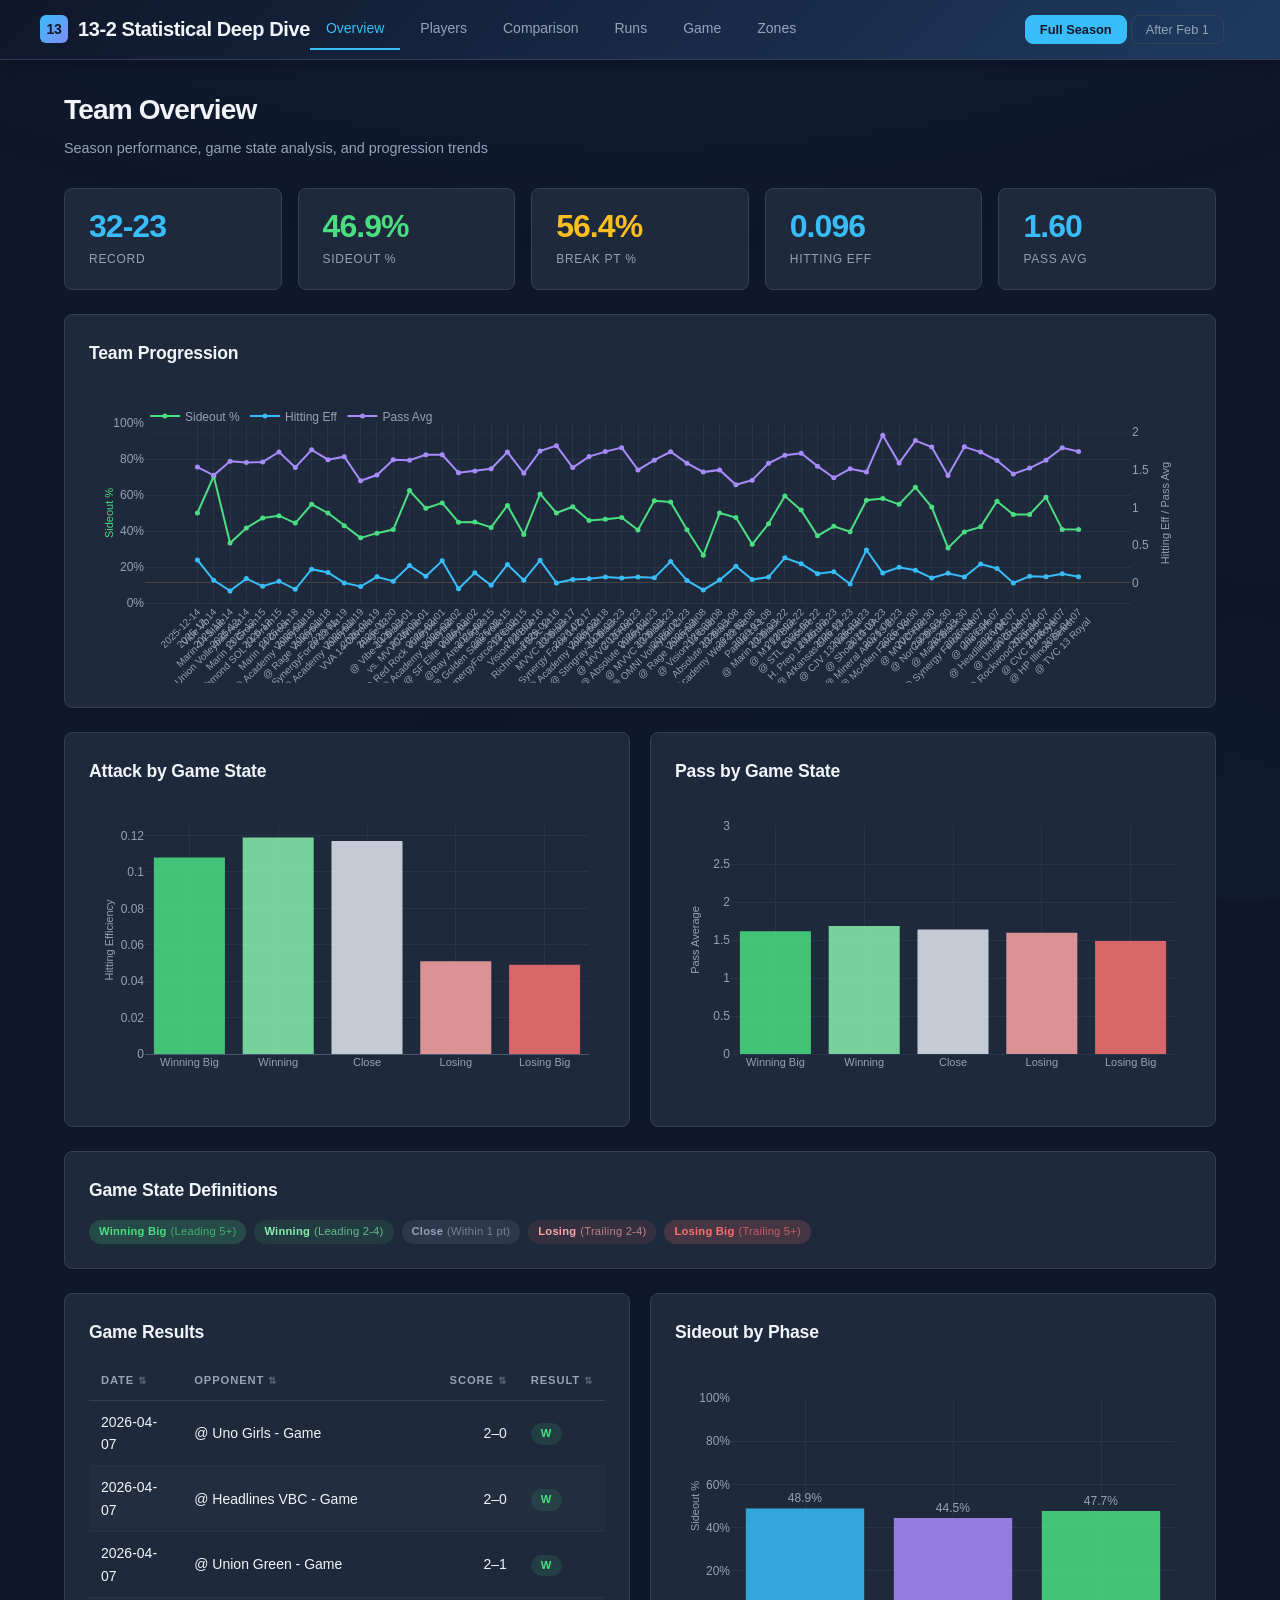
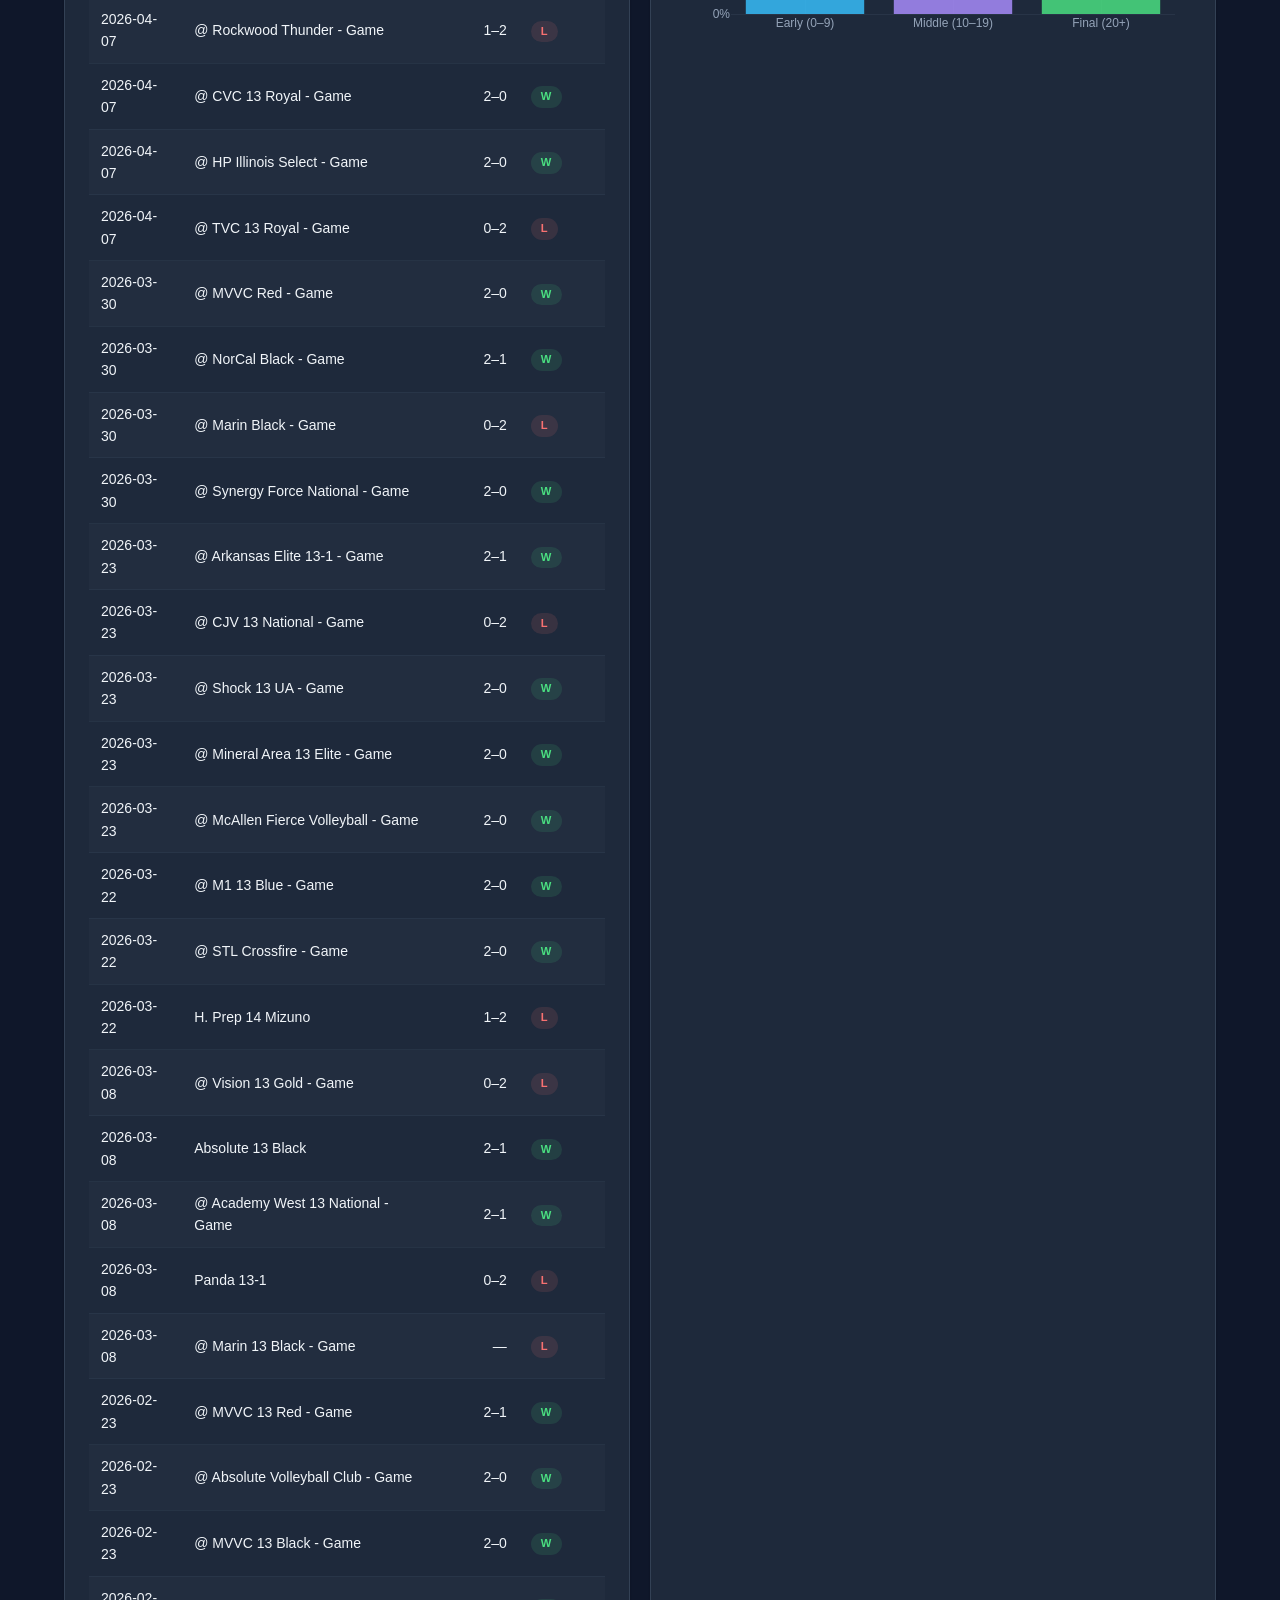
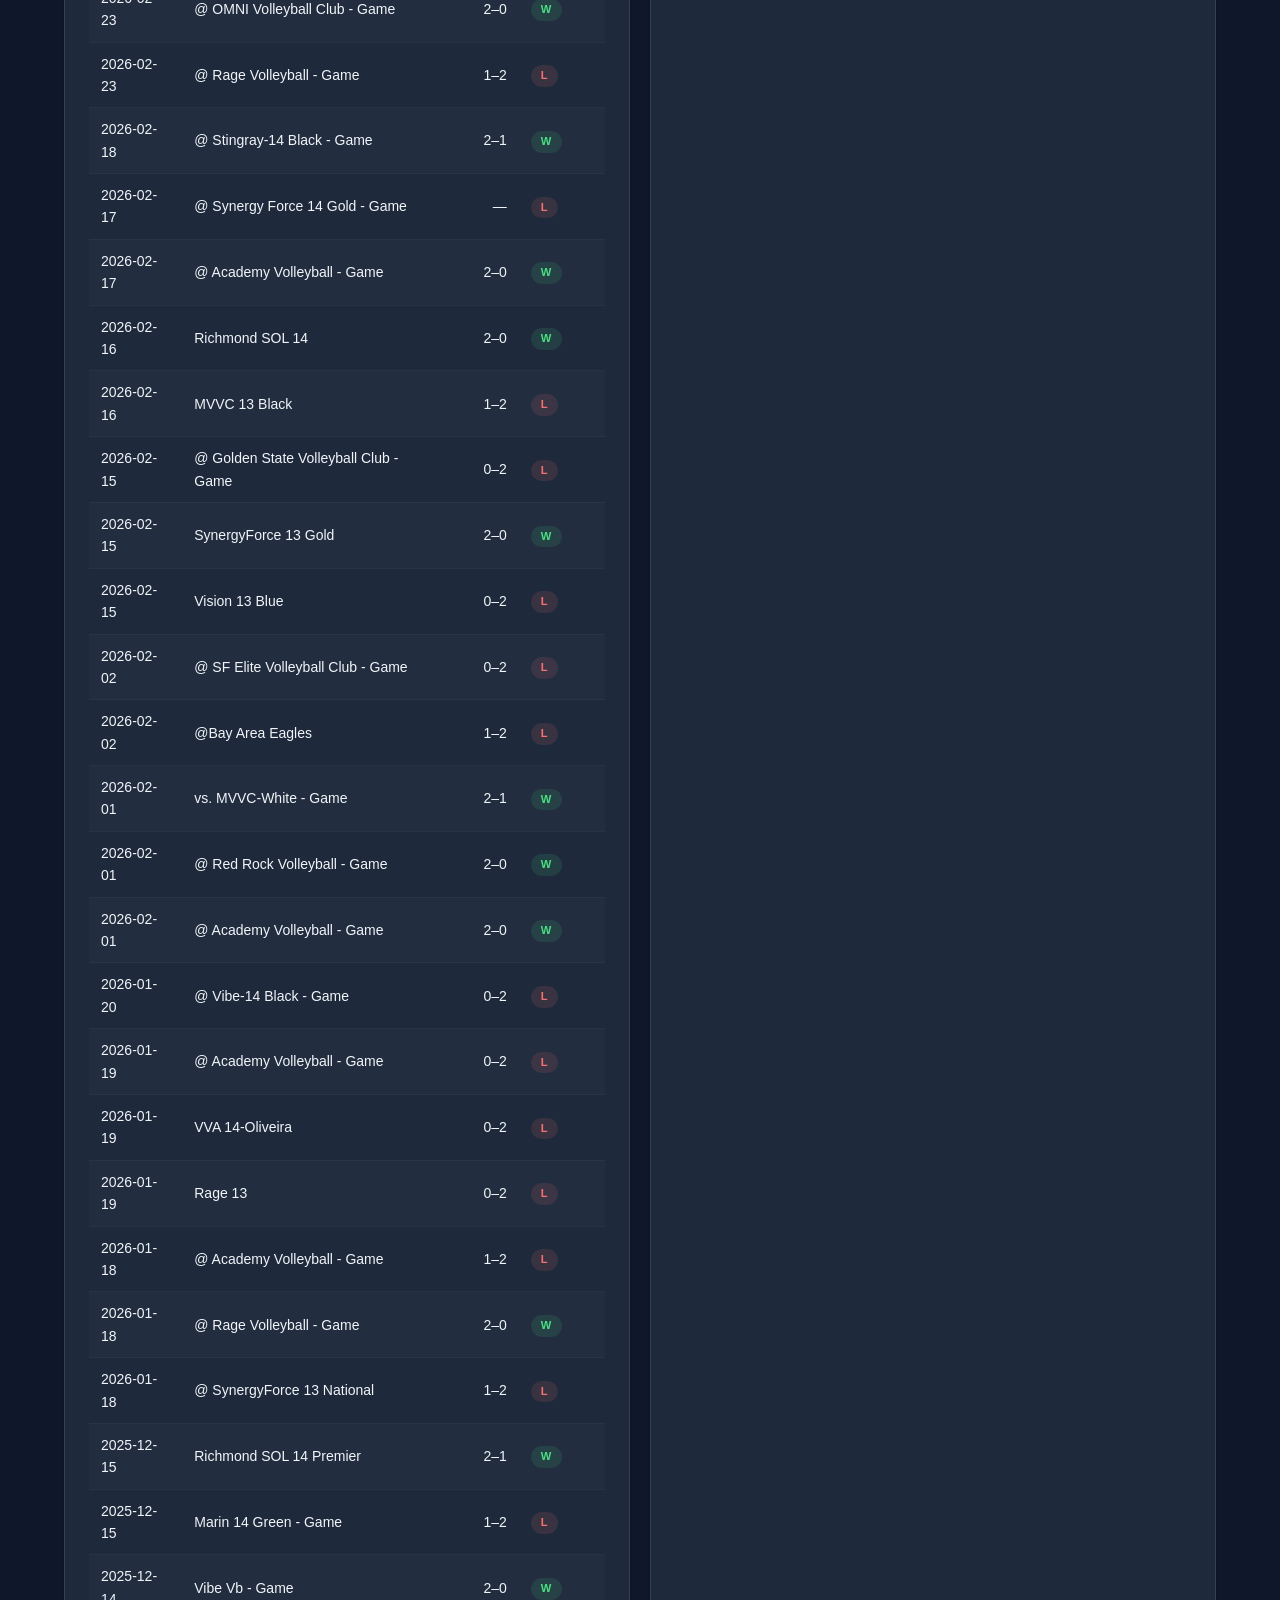
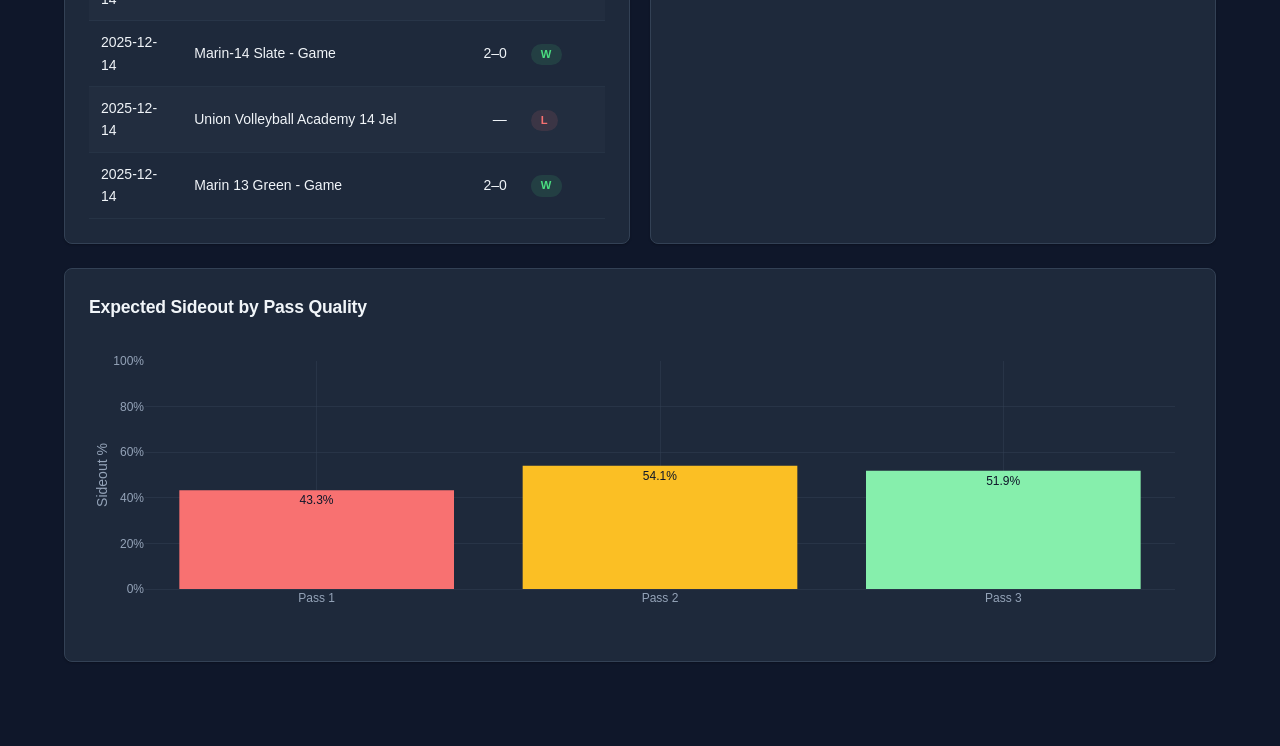
<file: index.html>
<!DOCTYPE html>
<html lang="en">
<head>
  <meta charset="UTF-8">
  <meta name="viewport" content="width=device-width, initial-scale=1.0">
  <title>13-2 Statistical Deep Dive — Team Overview</title>
  <link rel="stylesheet" href="css/style.css">
  <script src="https://cdn.plot.ly/plotly-2.35.0.min.js"></script>
</head>
<body>

  <!-- ======== NAVIGATION ======== -->
  <nav>
    <div class="nav-inner">
      <div class="nav-logo">
        <span class="logo-icon">13</span>
        13-2 Statistical Deep Dive
      </div>
      <div class="nav-tabs">
        <a href="index.html">Overview</a>
        <a href="players.html">Players</a>
        <a href="comparison.html">Comparison</a>
        <a href="runs.html">Runs</a>
        <a href="game.html">Game</a>
        <a href="zones.html">Zones</a>
      </div>
    </div>
  </nav>

  <!-- ======== MAIN CONTENT ======== -->
  <main class="main-content">

    <!-- Page Header -->
    <header class="page-header">
      <h1 class="page-title">Team Overview</h1>
      <p class="page-subtitle">Season performance, game state analysis, and progression trends</p>
    </header>

    <!-- KPI Row -->
    <section class="section">
      <div id="kpi-row" class="kpi-row">
        <!-- JS populates KPI cards here -->
      </div>
    </section>

    <!-- Team Progression Chart -->
    <section class="section">
      <div class="card">
        <h2 class="section-title">Team Progression</h2>
        <div id="progression-chart" class="chart-container"></div>
      </div>
    </section>

    <!-- Attack by State + Pass by State (side by side) -->
    <section class="section grid-2">
      <div class="card">
        <h2 class="section-title">Attack by Game State</h2>
        <div id="attack-by-state-chart" class="chart-container"></div>
      </div>
      <div class="card">
        <h2 class="section-title">Pass by Game State</h2>
        <div id="pass-by-state-chart" class="chart-container"></div>
      </div>
    </section>

    <!-- Game State Definitions -->
    <section class="section">
      <div class="card">
        <h2 class="section-title">Game State Definitions</h2>
        <div id="game-state-definitions"></div>
      </div>
    </section>

    <!-- Game Results + Sideout by Phase (side by side) -->
    <section class="section grid-2">
      <div class="card">
        <h2 class="section-title">Game Results</h2>
        <div id="game-results-table" class="table-wrap"></div>
      </div>
      <div class="card">
        <h2 class="section-title">Sideout by Phase</h2>
        <div id="sideout-by-phase-chart" class="chart-container"></div>
      </div>
    </section>

    <!-- Expected Sideout by Pass Quality -->
    <section class="section">
      <div class="card">
        <h2 class="section-title">Expected Sideout by Pass Quality</h2>
        <div id="expected-sideout-chart" class="chart-container"></div>
      </div>
    </section>

  </main>

  <script src="js/app.js"></script>
  <script src="js/overview.js"></script>
</body>
</html>
</file>
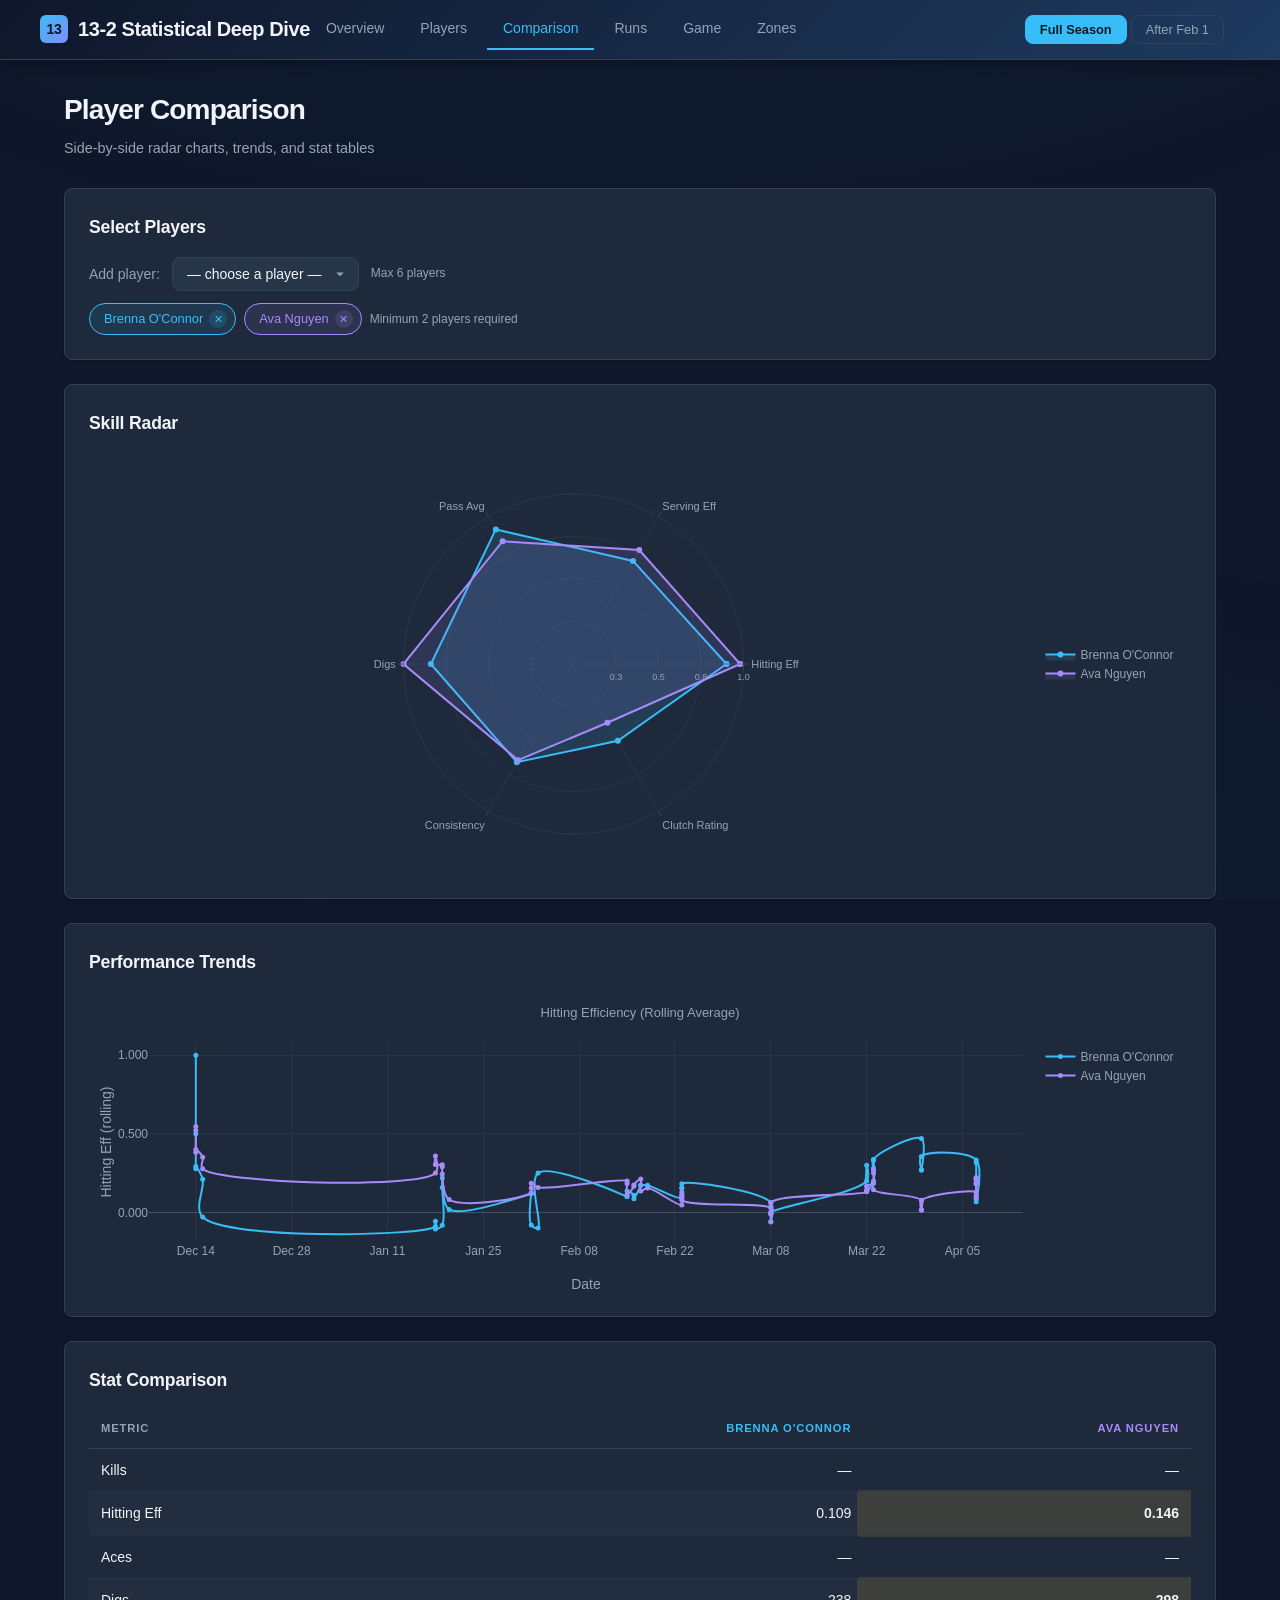
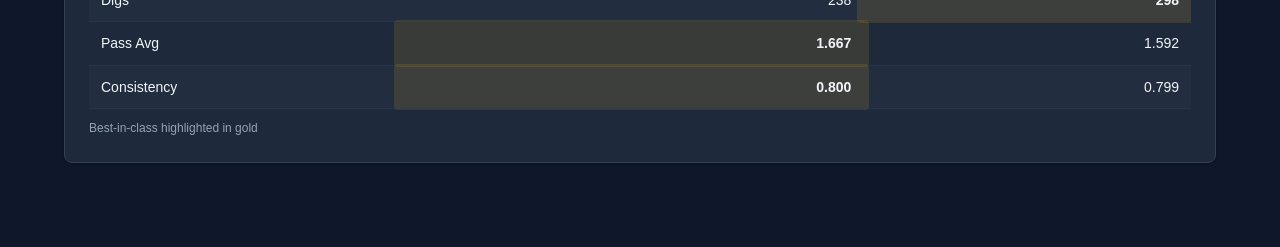
<file: comparison.html>
<!DOCTYPE html>
<html lang="en">
<head>
  <meta charset="UTF-8">
  <meta name="viewport" content="width=device-width, initial-scale=1.0">
  <title>13-2 Statistical Deep Dive — Player Comparison</title>
  <link rel="stylesheet" href="css/style.css">
  <script src="https://cdn.plot.ly/plotly-2.35.0.min.js"></script>
</head>
<body>

  <!-- ======== NAVIGATION ======== -->
  <nav>
    <div class="nav-inner">
      <div class="nav-logo">
        <span class="logo-icon">13</span>
        13-2 Statistical Deep Dive
      </div>
      <div class="nav-tabs">
        <a href="index.html">Overview</a>
        <a href="players.html">Players</a>
        <a href="comparison.html">Comparison</a>
        <a href="runs.html">Runs</a>
        <a href="game.html">Game</a>
        <a href="zones.html">Zones</a>
      </div>
    </div>
  </nav>

  <!-- ======== MAIN CONTENT ======== -->
  <main class="main-content">

    <!-- Page Header -->
    <header class="page-header">
      <h1 class="page-title">Player Comparison</h1>
      <p class="page-subtitle">Side-by-side radar charts, trends, and stat tables</p>
    </header>

    <!-- Multi-Player Select -->
    <section class="section">
      <div class="card">
        <h2 class="section-title">Select Players</h2>
        <div id="player-multi-select">
          <!-- JS populates multi-select area here -->
        </div>
      </div>
    </section>

    <!-- Radar Chart -->
    <section class="section">
      <div class="card">
        <h2 class="section-title">Skill Radar</h2>
        <div id="radar-chart" class="chart-container" style="min-height: 420px;"></div>
      </div>
    </section>

    <!-- Trend Chart -->
    <section class="section">
      <div class="card">
        <h2 class="section-title">Performance Trends</h2>
        <div id="trend-chart" class="chart-container"></div>
      </div>
    </section>

    <!-- Comparison Table -->
    <section class="section">
      <div class="card">
        <h2 class="section-title">Stat Comparison</h2>
        <div id="comparison-table" class="table-wrap"></div>
      </div>
    </section>

  </main>

  <script src="js/app.js"></script>
  <script src="js/comparison.js"></script>
</body>
</html>
</file>
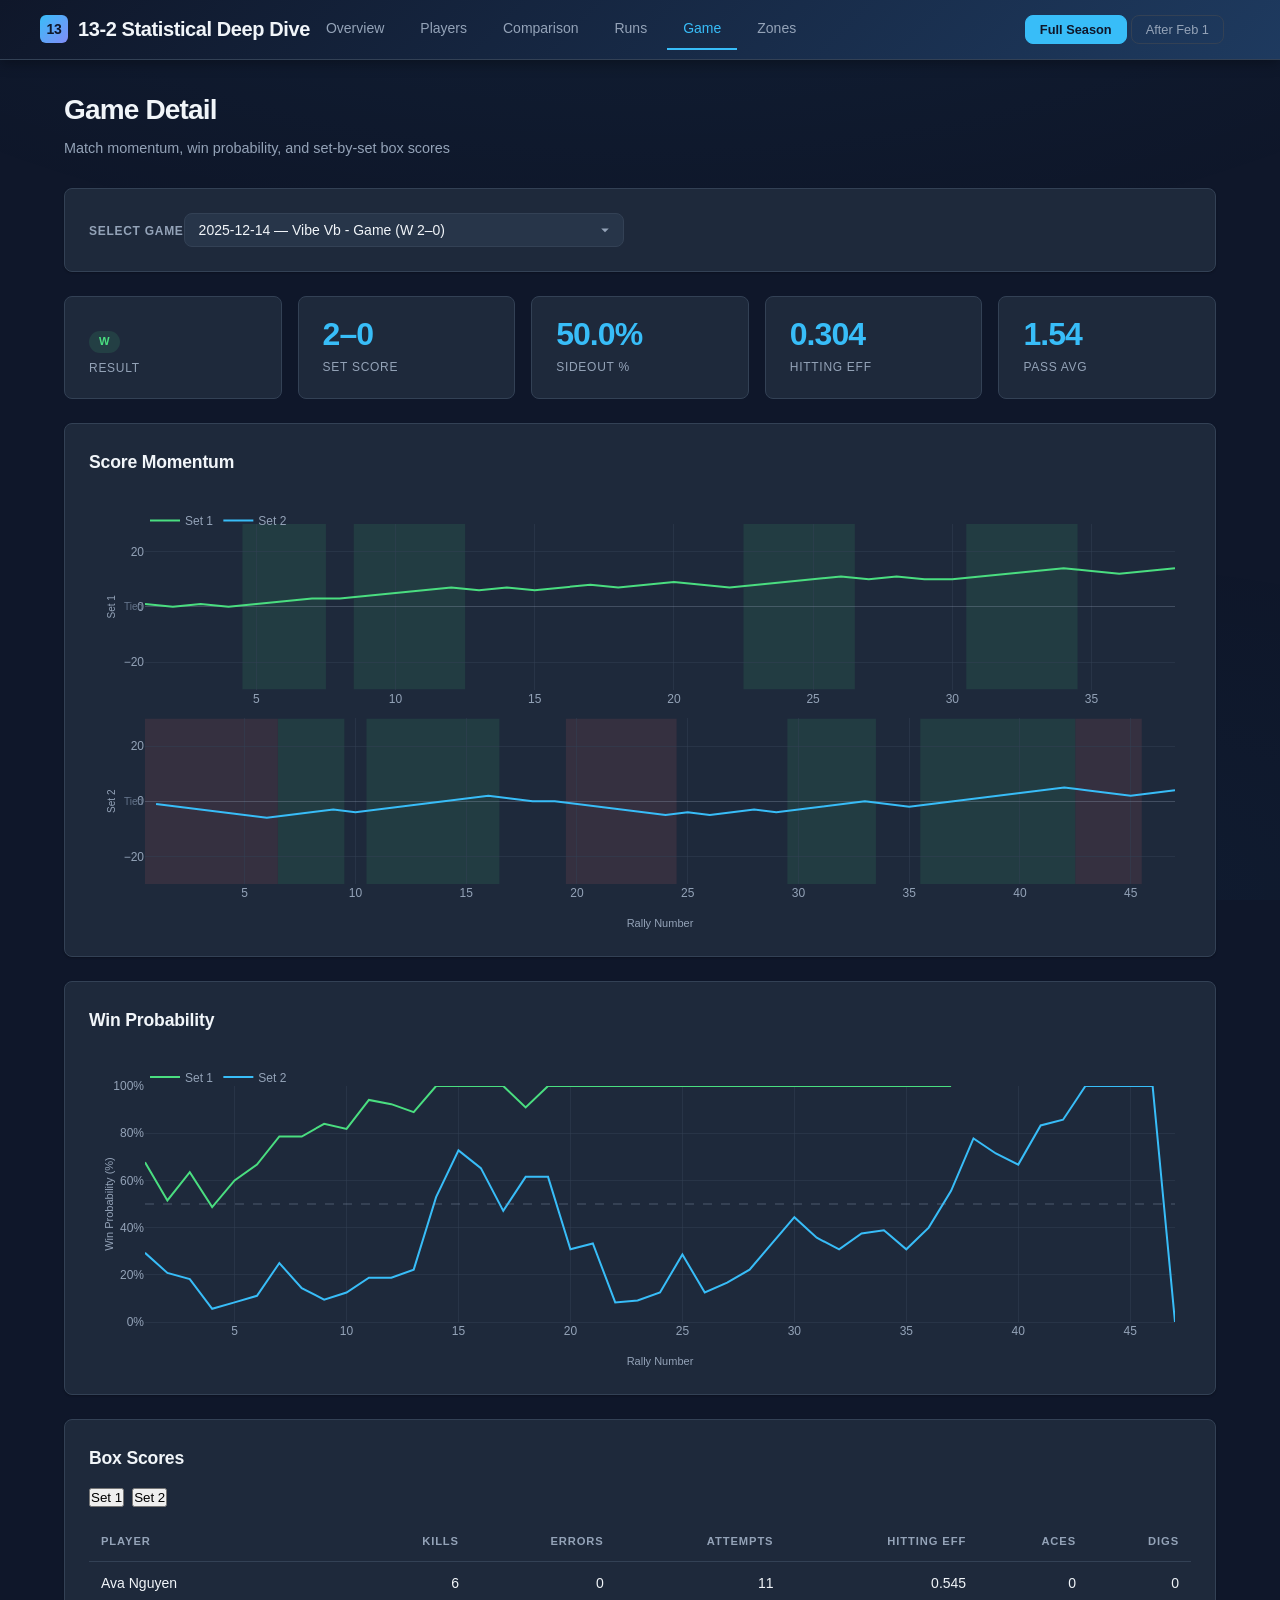
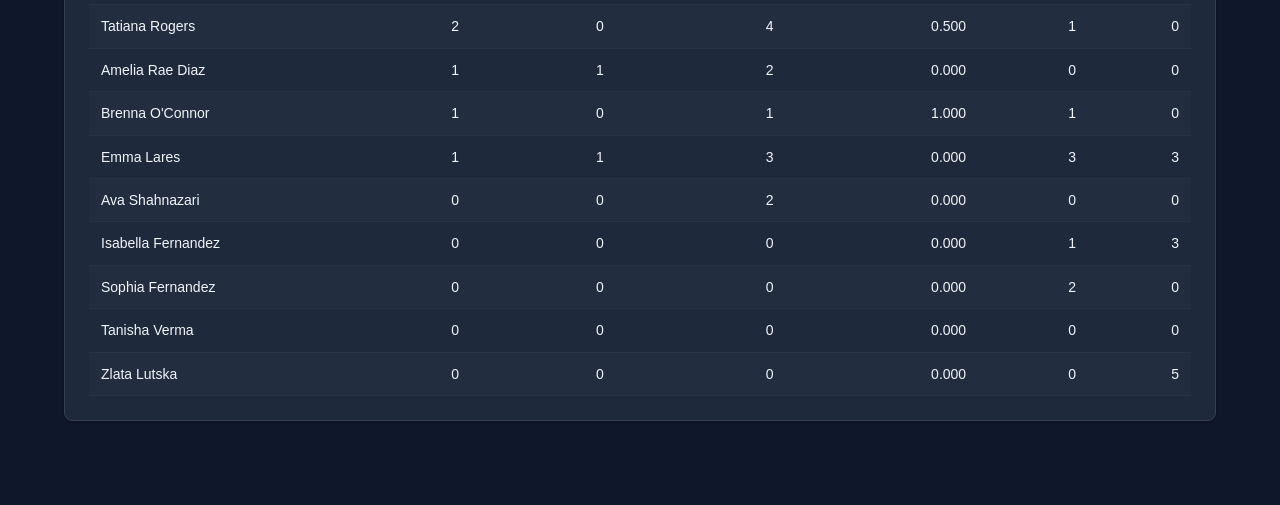
<file: game.html>
<!DOCTYPE html>
<html lang="en">
<head>
  <meta charset="UTF-8">
  <meta name="viewport" content="width=device-width, initial-scale=1.0">
  <title>13-2 Statistical Deep Dive — Game Detail</title>
  <link rel="stylesheet" href="css/style.css">
  <script src="https://cdn.plot.ly/plotly-2.35.0.min.js"></script>
</head>
<body>

  <!-- ======== NAVIGATION ======== -->
  <nav>
    <div class="nav-inner">
      <div class="nav-logo">
        <span class="logo-icon">13</span>
        13-2 Statistical Deep Dive
      </div>
      <div class="nav-tabs">
        <a href="index.html">Overview</a>
        <a href="players.html">Players</a>
        <a href="comparison.html">Comparison</a>
        <a href="runs.html">Runs</a>
        <a href="game.html">Game</a>
        <a href="zones.html">Zones</a>
      </div>
    </div>
  </nav>

  <!-- ======== MAIN CONTENT ======== -->
  <main class="main-content">

    <!-- Page Header -->
    <header class="page-header">
      <h1 class="page-title">Game Detail</h1>
      <p class="page-subtitle">Match momentum, win probability, and set-by-set box scores</p>
    </header>

    <!-- Game Selector -->
    <section class="section">
      <div class="card">
        <div id="game-selector">
          <label class="section-label" for="game-dropdown">Select Game</label>
          <!-- JS populates dropdown here -->
        </div>
      </div>
    </section>

    <!-- Game KPI Row -->
    <section class="section">
      <div id="game-kpis" class="kpi-row">
        <!-- JS populates 5 KPI cards here -->
      </div>
    </section>

    <!-- Score Momentum -->
    <section class="section">
      <div class="card">
        <h2 class="section-title">Score Momentum</h2>
        <div id="momentum-chart" class="chart-container" style="min-height: 400px;"></div>
      </div>
    </section>

    <!-- Win Probability -->
    <section class="section">
      <div class="card">
        <h2 class="section-title">Win Probability</h2>
        <div id="win-prob-chart" class="chart-container"></div>
      </div>
    </section>

    <!-- Box Scores -->
    <section class="section">
      <div class="card">
        <h2 class="section-title">Box Scores</h2>
        <div id="box-scores"></div>
      </div>
    </section>

  </main>

  <script src="js/app.js"></script>
  <script src="js/game.js"></script>
</body>
</html>
</file>
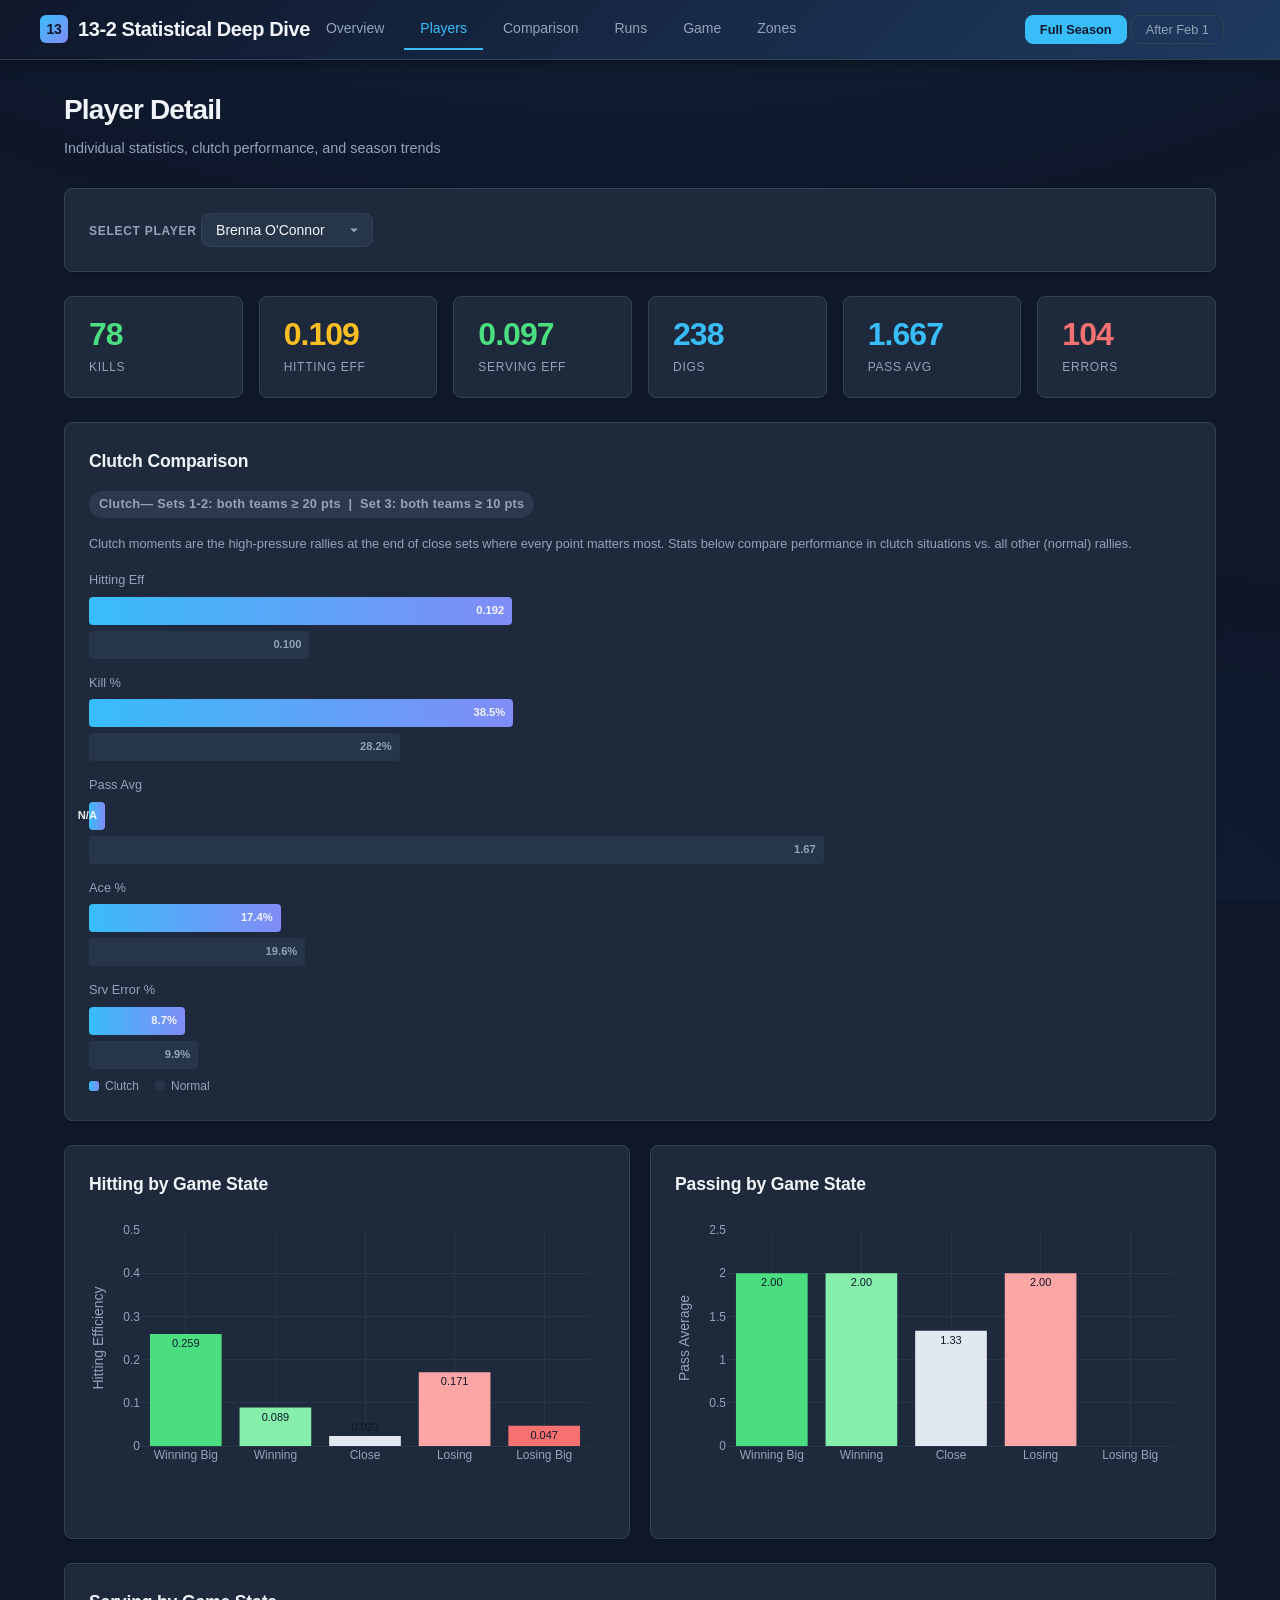
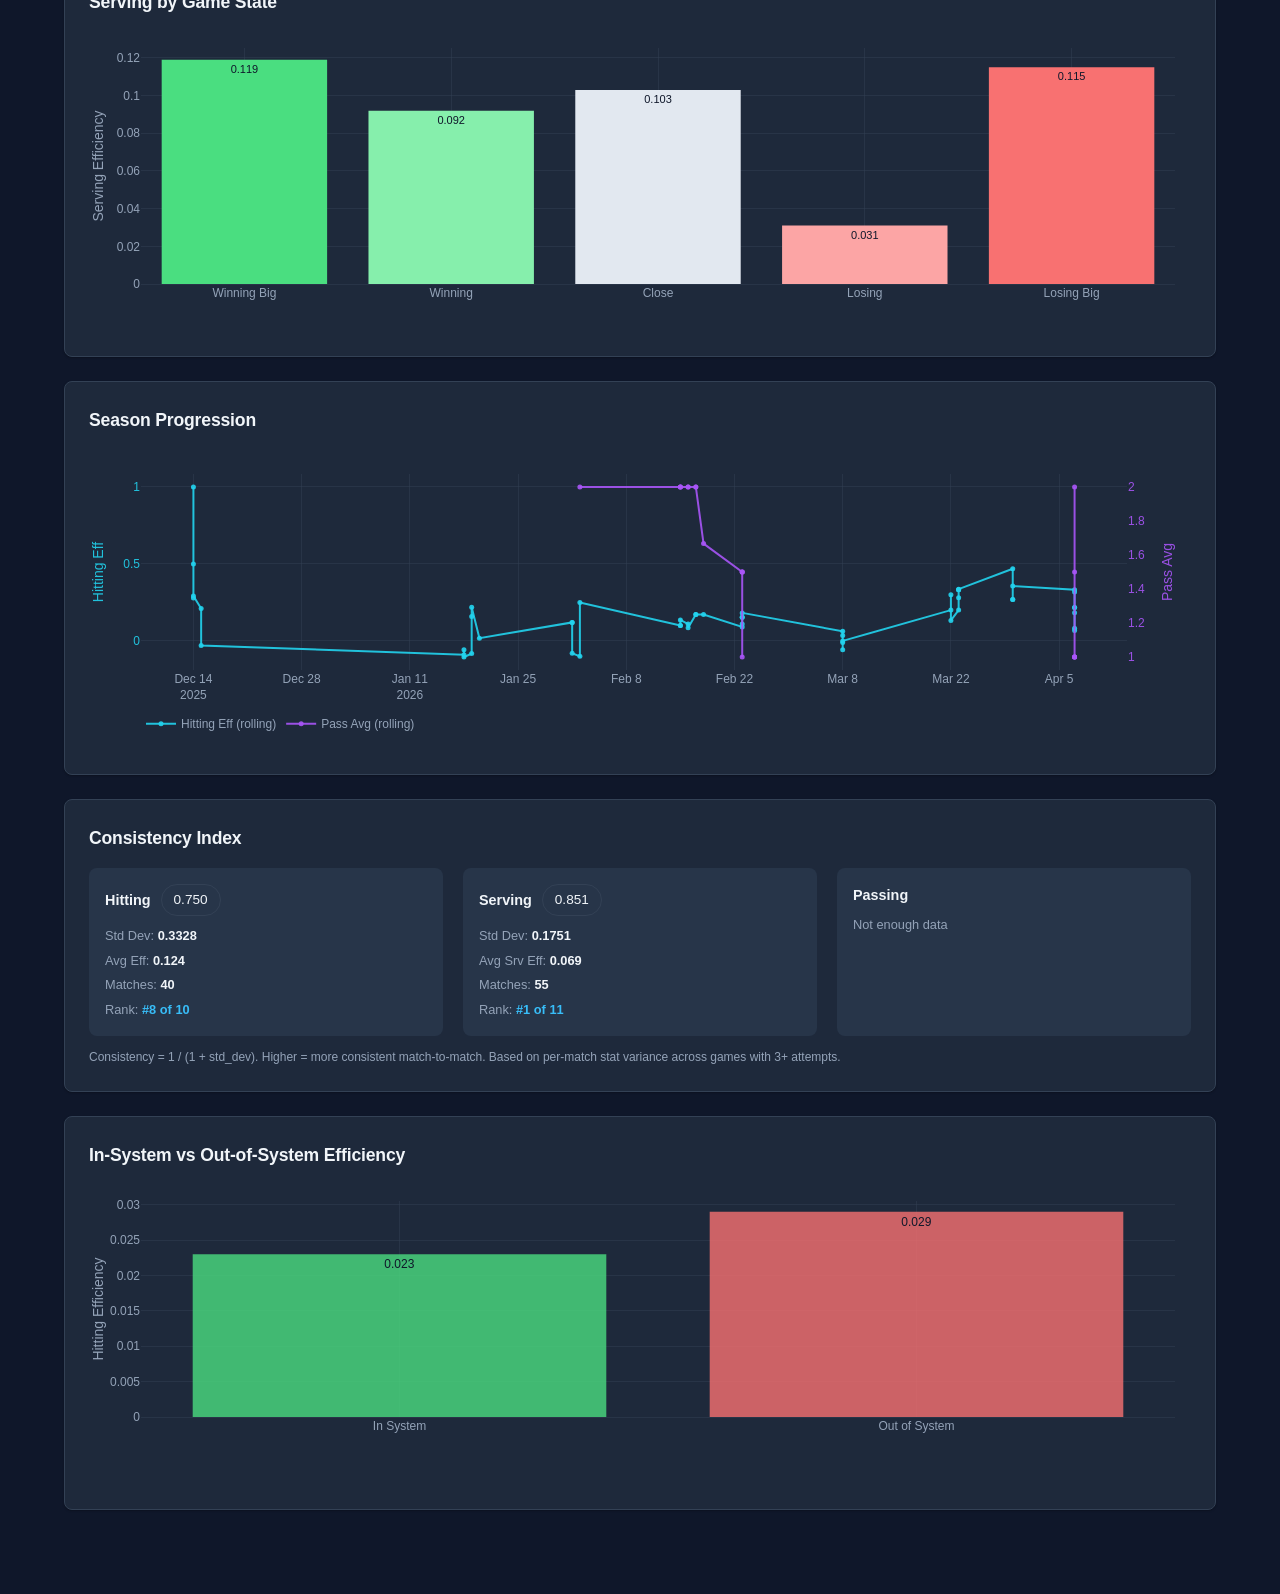
<file: players.html>
<!DOCTYPE html>
<html lang="en">
<head>
  <meta charset="UTF-8">
  <meta name="viewport" content="width=device-width, initial-scale=1.0">
  <title>13-2 Statistical Deep Dive — Player Detail</title>
  <link rel="stylesheet" href="css/style.css">
  <script src="https://cdn.plot.ly/plotly-2.35.0.min.js"></script>
</head>
<body>

  <!-- ======== NAVIGATION ======== -->
  <nav>
    <div class="nav-inner">
      <div class="nav-logo">
        <span class="logo-icon">13</span>
        13-2 Statistical Deep Dive
      </div>
      <div class="nav-tabs">
        <a href="index.html">Overview</a>
        <a href="players.html">Players</a>
        <a href="comparison.html">Comparison</a>
        <a href="runs.html">Runs</a>
        <a href="game.html">Game</a>
        <a href="zones.html">Zones</a>
      </div>
    </div>
  </nav>

  <!-- ======== MAIN CONTENT ======== -->
  <main class="main-content">

    <!-- Page Header -->
    <header class="page-header">
      <h1 class="page-title">Player Detail</h1>
      <p class="page-subtitle">Individual statistics, clutch performance, and season trends</p>
    </header>

    <!-- Player Selector -->
    <section class="section">
      <div class="card">
        <div id="player-selector">
          <label class="section-label" for="player-dropdown">Select Player</label>
          <!-- JS populates dropdown here -->
        </div>
      </div>
    </section>

    <!-- Player KPI Row -->
    <section class="section">
      <div id="player-kpis" class="kpi-row">
        <!-- JS populates KPI cards here -->
      </div>
    </section>

    <!-- Clutch Comparison -->
    <section class="section">
      <div class="card">
        <h2 class="section-title">Clutch Comparison</h2>
        <div id="clutch-definition"></div>
        <div id="clutch-comparison"></div>
      </div>
    </section>

    <!-- Performance by Game State — separate charts -->
    <section class="section grid-2">
      <div class="card">
        <h2 class="section-title">Hitting by Game State</h2>
        <div id="game-state-hitting" class="chart-container"></div>
      </div>
      <div class="card">
        <h2 class="section-title">Passing by Game State</h2>
        <div id="game-state-passing" class="chart-container"></div>
      </div>
    </section>
    <section class="section">
      <div class="card">
        <h2 class="section-title">Serving by Game State</h2>
        <div id="game-state-serving" class="chart-container"></div>
      </div>
    </section>

    <!-- Season Progression -->
    <section class="section">
      <div class="card">
        <h2 class="section-title">Season Progression</h2>
        <div id="season-progression-chart" class="chart-container"></div>
      </div>
    </section>

    <!-- Consistency Index -->
    <section class="section">
      <div class="card">
        <h2 class="section-title">Consistency Index</h2>
        <div id="consistency-index"></div>
      </div>
    </section>

    <!-- In-System vs Out-of-System -->
    <section class="section">
      <div class="card">
        <h2 class="section-title">In-System vs Out-of-System Efficiency</h2>
        <div id="in-system-eff" class="chart-container"></div>
      </div>
    </section>

  </main>

  <script src="js/app.js"></script>
  <script src="js/players.js"></script>
</body>
</html>
</file>
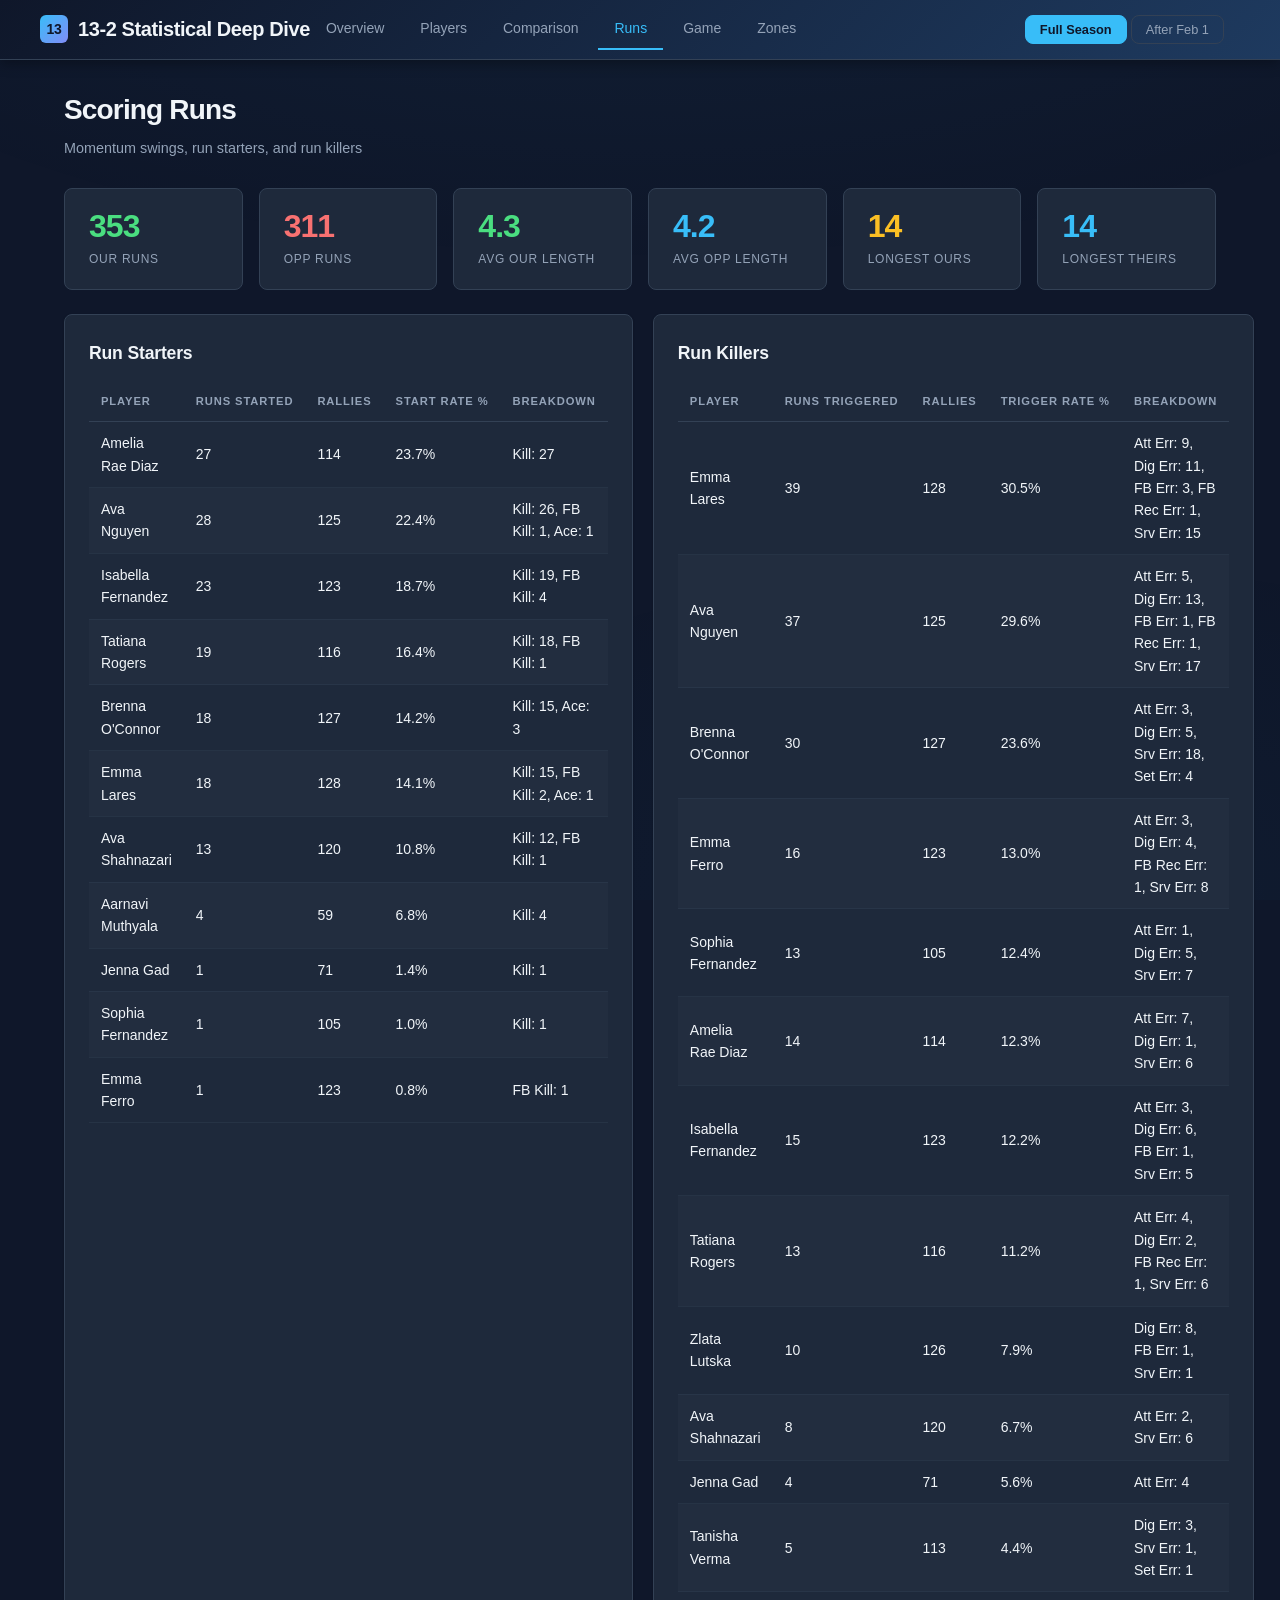
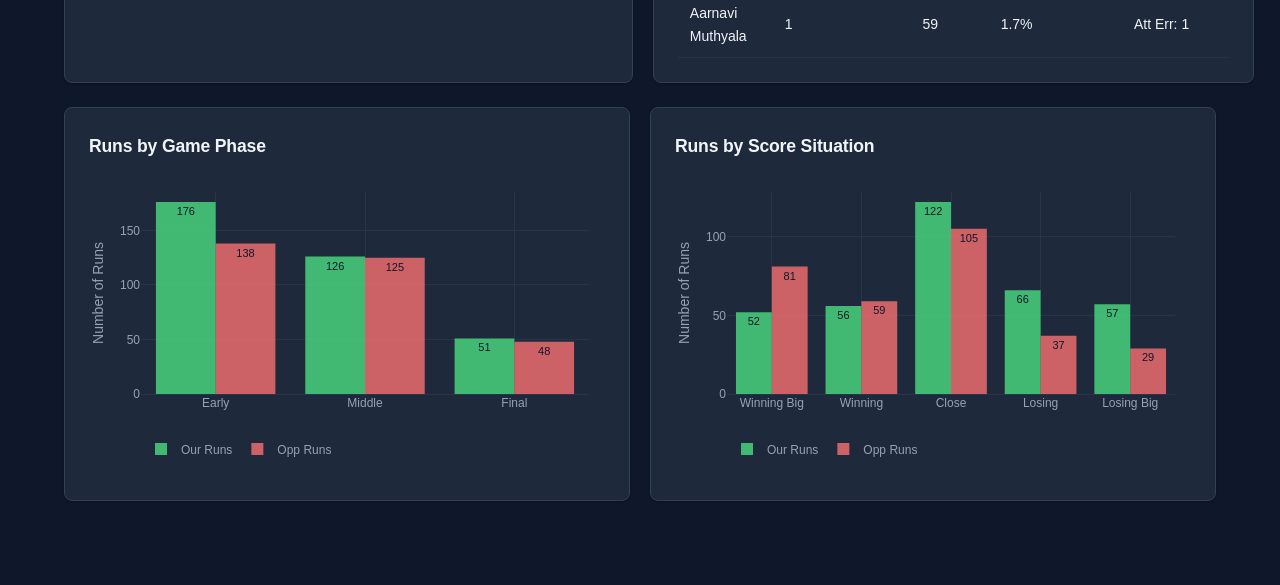
<file: runs.html>
<!DOCTYPE html>
<html lang="en">
<head>
  <meta charset="UTF-8">
  <meta name="viewport" content="width=device-width, initial-scale=1.0">
  <title>13-2 Statistical Deep Dive — Scoring Runs</title>
  <link rel="stylesheet" href="css/style.css">
  <script src="https://cdn.plot.ly/plotly-2.35.0.min.js"></script>
</head>
<body>

  <!-- ======== NAVIGATION ======== -->
  <nav>
    <div class="nav-inner">
      <div class="nav-logo">
        <span class="logo-icon">13</span>
        13-2 Statistical Deep Dive
      </div>
      <div class="nav-tabs">
        <a href="index.html">Overview</a>
        <a href="players.html">Players</a>
        <a href="comparison.html">Comparison</a>
        <a href="runs.html">Runs</a>
        <a href="game.html">Game</a>
        <a href="zones.html">Zones</a>
      </div>
    </div>
  </nav>

  <!-- ======== MAIN CONTENT ======== -->
  <main class="main-content">

    <!-- Page Header -->
    <header class="page-header">
      <h1 class="page-title">Scoring Runs</h1>
      <p class="page-subtitle">Momentum swings, run starters, and run killers</p>
    </header>

    <!-- KPI Row -->
    <section class="section">
      <div id="runs-kpi-row" class="kpi-row">
        <!-- JS populates 6 KPI cards here -->
      </div>
    </section>

    <!-- Run Starters + Run Killers (side by side) -->
    <section class="section grid-2">
      <div class="card">
        <h2 class="section-title">Run Starters</h2>
        <div id="starters-table" class="table-wrap"></div>
      </div>
      <div class="card">
        <h2 class="section-title">Run Killers</h2>
        <div id="killers-table" class="table-wrap"></div>
      </div>
    </section>

    <!-- Runs by Phase + Runs by Situation (side by side) -->
    <section class="section grid-2">
      <div class="card">
        <h2 class="section-title">Runs by Game Phase</h2>
        <div id="runs-by-phase-chart" class="chart-container"></div>
      </div>
      <div class="card">
        <h2 class="section-title">Runs by Score Situation</h2>
        <div id="runs-by-situation-chart" class="chart-container"></div>
      </div>
    </section>

  </main>

  <script src="js/app.js"></script>
  <script src="js/runs.js"></script>
</body>
</html>
</file>
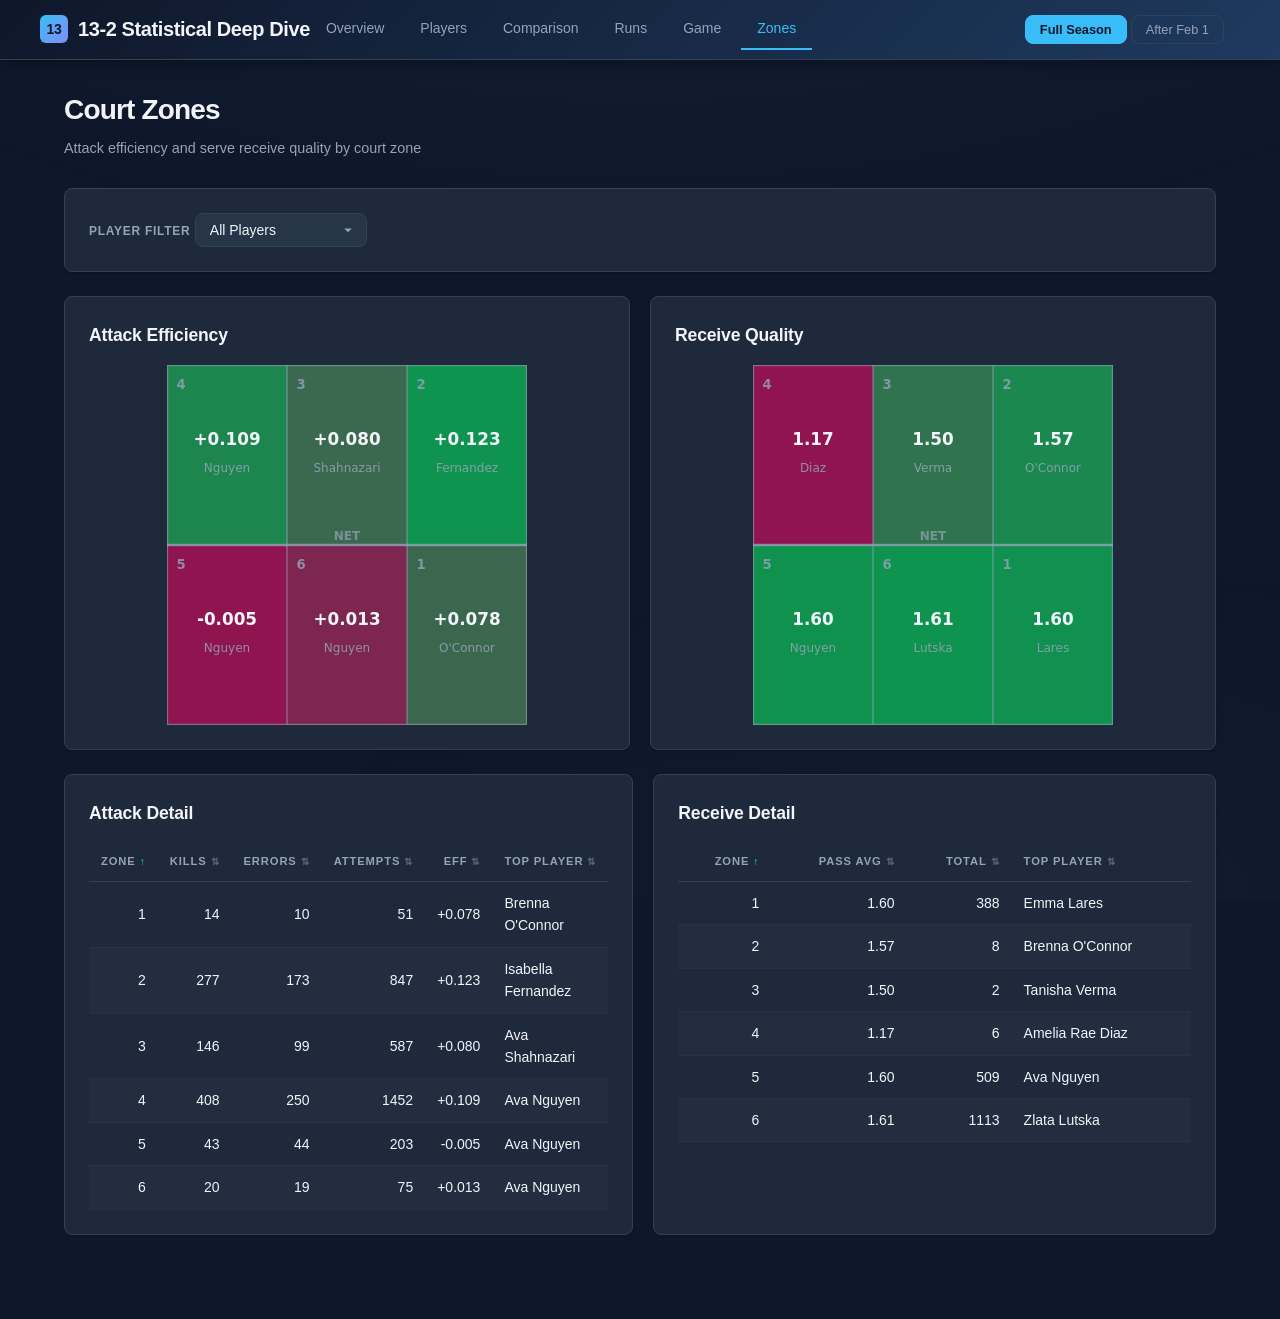
<file: zones.html>
<!DOCTYPE html>
<html lang="en">
<head>
  <meta charset="UTF-8">
  <meta name="viewport" content="width=device-width, initial-scale=1.0">
  <title>13-2 Statistical Deep Dive — Court Zones</title>
  <link rel="stylesheet" href="css/style.css">
  <script src="https://cdn.plot.ly/plotly-2.35.0.min.js"></script>
</head>
<body>

  <!-- ======== NAVIGATION ======== -->
  <nav>
    <div class="nav-inner">
      <div class="nav-logo">
        <span class="logo-icon">13</span>
        13-2 Statistical Deep Dive
      </div>
      <div class="nav-tabs">
        <a href="index.html">Overview</a>
        <a href="players.html">Players</a>
        <a href="comparison.html">Comparison</a>
        <a href="runs.html">Runs</a>
        <a href="game.html">Game</a>
        <a href="zones.html">Zones</a>
      </div>
    </div>
  </nav>

  <!-- ======== MAIN CONTENT ======== -->
  <main class="main-content">

    <!-- Page Header -->
    <header class="page-header">
      <h1 class="page-title">Court Zones</h1>
      <p class="page-subtitle">Attack efficiency and serve receive quality by court zone</p>
    </header>

    <!-- Player Filter -->
    <section class="section">
      <div class="card">
        <div id="zone-player-filter">
          <label class="section-label">Player Filter</label>
          <!-- JS populates filter here -->
        </div>
      </div>
    </section>

    <!-- Attack Efficiency + Receive Quality (side by side) -->
    <section class="section grid-2">
      <div class="card">
        <h2 class="section-title">Attack Efficiency</h2>
        <div id="attack-court"></div>
      </div>
      <div class="card">
        <h2 class="section-title">Receive Quality</h2>
        <div id="receive-court"></div>
      </div>
    </section>

    <!-- Attack Detail + Receive Detail (side by side) -->
    <section class="section grid-2">
      <div class="card">
        <h2 class="section-title">Attack Detail</h2>
        <div id="attack-detail-table" class="table-wrap"></div>
      </div>
      <div class="card">
        <h2 class="section-title">Receive Detail</h2>
        <div id="receive-detail-table" class="table-wrap"></div>
      </div>
    </section>

  </main>

  <script src="js/app.js"></script>
  <script src="js/zones.js"></script>
</body>
</html>
</file>
<file: css/style.css>
/* ============================================================
   VB Analyzer — Volleyball Analytics Dashboard
   Dark Navy Theme with Cyan Accents
   ============================================================ */

/* ---------- CSS Variables ---------- */
:root {
  --bg: #0f172a;
  --surface: #1e293b;
  --surface2: #273549;
  --border: #334155;
  --text: #f1f5f9;
  --muted: #94a3b8;
  --accent: #38bdf8;
  --green: #4ade80;
  --red: #f87171;
  --gold: #fbbf24;
  --radius: 8px;

  /* Derived */
  --accent-dim: rgba(56, 189, 248, 0.12);
  --accent-glow: rgba(56, 189, 248, 0.25);
  --green-dim: rgba(74, 222, 128, 0.12);
  --red-dim: rgba(248, 113, 113, 0.12);
  --gold-dim: rgba(251, 191, 36, 0.12);
  --shadow-sm: 0 1px 2px rgba(0, 0, 0, 0.25);
  --shadow-md: 0 4px 12px rgba(0, 0, 0, 0.3);
  --shadow-lg: 0 8px 24px rgba(0, 0, 0, 0.4);
  --nav-height: 60px;
  --max-width: 1200px;
  --transition: 0.15s ease;
}

/* ---------- Reset & Base ---------- */
*,
*::before,
*::after {
  box-sizing: border-box;
  margin: 0;
  padding: 0;
}

html {
  font-size: 16px;
  -webkit-font-smoothing: antialiased;
  -moz-osx-font-smoothing: grayscale;
  scroll-behavior: smooth;
}

body {
  font-family: -apple-system, BlinkMacSystemFont, "Segoe UI", Roboto, sans-serif;
  background-color: var(--bg);
  color: var(--text);
  line-height: 1.6;
  min-height: 100vh;
  padding-top: var(--nav-height);
}

a {
  color: var(--accent);
  text-decoration: none;
}

a:hover {
  text-decoration: underline;
}

img {
  max-width: 100%;
}

/* ---------- Scrollbar ---------- */
::-webkit-scrollbar {
  width: 8px;
  height: 8px;
}

::-webkit-scrollbar-track {
  background: var(--bg);
}

::-webkit-scrollbar-thumb {
  background: var(--border);
  border-radius: 4px;
}

::-webkit-scrollbar-thumb:hover {
  background: var(--muted);
}

/* ---------- Subtle Background Texture ---------- */
body::before {
  content: "";
  position: fixed;
  inset: 0;
  pointer-events: none;
  z-index: -1;
  background:
    radial-gradient(ellipse 80% 50% at 50% -20%, rgba(56, 189, 248, 0.06), transparent),
    radial-gradient(ellipse 60% 40% at 80% 100%, rgba(56, 189, 248, 0.03), transparent);
}

/* ============================================================
   NAVIGATION
   ============================================================ */
nav {
  position: fixed;
  top: 0;
  left: 0;
  right: 0;
  z-index: 1000;
  height: var(--nav-height);
  background: linear-gradient(135deg, #0f172a 0%, #1e3a5f 100%);
  border-bottom: 1px solid var(--border);
  box-shadow: var(--shadow-md);
  display: flex;
  align-items: center;
  padding: 0 24px;
}

nav .nav-inner {
  display: flex;
  align-items: center;
  justify-content: space-between;
  width: 100%;
  max-width: var(--max-width);
  margin: 0 auto;
}

.nav-logo {
  font-size: 1.25rem;
  font-weight: 700;
  color: var(--text);
  letter-spacing: -0.02em;
  display: flex;
  align-items: center;
  gap: 10px;
}

.nav-logo .logo-icon {
  width: 28px;
  height: 28px;
  background: linear-gradient(135deg, var(--accent), #818cf8);
  border-radius: 6px;
  display: flex;
  align-items: center;
  justify-content: center;
  font-size: 14px;
  color: #0f172a;
  font-weight: 800;
}

.nav-tabs {
  display: flex;
  gap: 4px;
  list-style: none;
}

.nav-tabs a {
  display: block;
  padding: 8px 16px;
  font-size: 0.875rem;
  font-weight: 500;
  color: var(--muted);
  text-decoration: none;
  border-bottom: 2px solid transparent;
  border-radius: var(--radius) var(--radius) 0 0;
  transition: color var(--transition), border-color var(--transition), background var(--transition);
  position: relative;
}

.nav-tabs a:hover {
  color: var(--text);
  background: rgba(255, 255, 255, 0.04);
  text-decoration: none;
}

.nav-tabs a.active {
  color: var(--accent);
  border-bottom-color: var(--accent);
}

/* ============================================================
   LAYOUT
   ============================================================ */
.main-content {
  max-width: var(--max-width);
  margin: 0 auto;
  padding: 28px 24px 60px;
}

.page-header {
  margin-bottom: 28px;
}

.page-title {
  font-size: 1.75rem;
  font-weight: 700;
  letter-spacing: -0.03em;
  color: var(--text);
  margin-bottom: 4px;
}

.page-subtitle {
  font-size: 0.9rem;
  color: var(--muted);
}

/* ---------- Grid Helpers ---------- */
.grid-2 {
  display: grid;
  grid-template-columns: 1fr 1fr;
  gap: 20px;
}

.grid-3 {
  display: grid;
  grid-template-columns: repeat(3, 1fr);
  gap: 20px;
}

.full-width {
  width: 100%;
}

/* ---------- Flex Row ---------- */
.flex-row {
  display: flex;
  gap: 20px;
  flex-wrap: wrap;
}

.flex-row > * {
  flex: 1;
  min-width: 0;
}

/* ============================================================
   CARD
   ============================================================ */
.card {
  background: var(--surface);
  border: 1px solid var(--border);
  border-radius: var(--radius);
  padding: 24px;
  box-shadow: var(--shadow-sm);
  transition: box-shadow var(--transition), border-color var(--transition);
}

.card:hover {
  box-shadow: var(--shadow-md);
}

.card-header {
  display: flex;
  align-items: center;
  justify-content: space-between;
  margin-bottom: 16px;
}

/* ============================================================
   SECTION TITLES
   ============================================================ */
.section-title {
  font-size: 1.1rem;
  font-weight: 600;
  letter-spacing: -0.01em;
  color: var(--text);
  margin-bottom: 16px;
}

.section-subtitle {
  font-size: 0.875rem;
  font-weight: 500;
  color: var(--muted);
  margin-bottom: 12px;
}

.section-label {
  font-size: 0.75rem;
  font-weight: 600;
  text-transform: uppercase;
  letter-spacing: 0.06em;
  color: var(--muted);
  margin-bottom: 8px;
}

/* ============================================================
   KPI CARDS
   ============================================================ */
.kpi-row {
  display: flex;
  gap: 16px;
  flex-wrap: wrap;
  margin-bottom: 24px;
}

.kpi-card {
  background: var(--surface);
  border: 1px solid var(--border);
  border-radius: var(--radius);
  padding: 20px 24px;
  flex: 1;
  min-width: 140px;
  position: relative;
  overflow: hidden;
  transition: transform var(--transition), box-shadow var(--transition), border-color var(--transition);
}

.kpi-card::before {
  content: "";
  position: absolute;
  top: 0;
  left: 0;
  right: 0;
  height: 3px;
  background: var(--accent);
  opacity: 0;
  transition: opacity var(--transition);
}

.kpi-card:hover {
  transform: translateY(-2px);
  box-shadow: var(--shadow-md);
  border-color: rgba(56, 189, 248, 0.3);
}

.kpi-card:hover::before {
  opacity: 1;
}

.kpi-value {
  font-size: 2rem;
  font-weight: 700;
  letter-spacing: -0.03em;
  line-height: 1.1;
  color: var(--accent);
  font-variant-numeric: tabular-nums;
}

.kpi-label {
  font-size: 0.75rem;
  font-weight: 500;
  text-transform: uppercase;
  letter-spacing: 0.06em;
  color: var(--muted);
  margin-top: 6px;
}

/* KPI color variants */
.kpi-card.green .kpi-value { color: var(--green); }
.kpi-card.green:hover { border-color: rgba(74, 222, 128, 0.3); }
.kpi-card.green::before { background: var(--green); }

.kpi-card.red .kpi-value { color: var(--red); }
.kpi-card.red:hover { border-color: rgba(248, 113, 113, 0.3); }
.kpi-card.red::before { background: var(--red); }

.kpi-card.gold .kpi-value { color: var(--gold); }
.kpi-card.gold:hover { border-color: rgba(251, 191, 36, 0.3); }
.kpi-card.gold::before { background: var(--gold); }

/* ============================================================
   DATA TABLE
   ============================================================ */
.data-table {
  width: 100%;
  border-collapse: collapse;
  font-size: 0.875rem;
}

.data-table thead th {
  text-align: left;
  font-size: 0.7rem;
  font-weight: 600;
  text-transform: uppercase;
  letter-spacing: 0.08em;
  color: var(--muted);
  padding: 10px 12px;
  border-bottom: 1px solid var(--border);
  white-space: nowrap;
  user-select: none;
}

.data-table thead th.num {
  text-align: right;
}

.data-table tbody tr {
  transition: background var(--transition);
}

.data-table tbody tr:nth-child(even) {
  background: rgba(255, 255, 255, 0.02);
}

.data-table tbody tr:hover {
  background: rgba(56, 189, 248, 0.06);
}

.data-table tbody td {
  padding: 10px 12px;
  border-bottom: 1px solid rgba(51, 65, 85, 0.4);
  color: var(--text);
  vertical-align: middle;
}

.sortable {
  cursor: pointer;
  position: relative;
}

.sortable:hover {
  color: var(--accent);
}

.sortable::after {
  content: "⇅";
  margin-left: 4px;
  font-size: 0.65rem;
  opacity: 0.5;
}

.sortable.asc::after {
  content: "↑";
  opacity: 1;
  color: var(--accent);
}

.sortable.desc::after {
  content: "↓";
  opacity: 1;
  color: var(--accent);
}

/* ---------- Numeric cells ---------- */
.num {
  text-align: right;
  font-variant-numeric: tabular-nums;
  font-feature-settings: "tnum";
}

/* ---------- Muted ---------- */
.muted {
  color: var(--muted);
}

/* ============================================================
   BADGES
   ============================================================ */
.badge {
  display: inline-flex;
  align-items: center;
  justify-content: center;
  font-size: 0.7rem;
  font-weight: 600;
  text-transform: uppercase;
  letter-spacing: 0.04em;
  padding: 3px 10px;
  border-radius: 999px;
  line-height: 1.4;
}

.badge-win {
  background: var(--green-dim);
  color: var(--green);
}

.badge-loss {
  background: var(--red-dim);
  color: var(--red);
}

/* ============================================================
   GAME STATE PILLS
   ============================================================ */
.game-state-pill {
  display: inline-flex;
  align-items: center;
  font-size: 0.7rem;
  font-weight: 600;
  padding: 3px 10px;
  border-radius: 999px;
  letter-spacing: 0.02em;
  white-space: nowrap;
}

.state-winning-big {
  background: rgba(74, 222, 128, 0.18);
  color: #4ade80;
}

.state-winning {
  background: rgba(74, 222, 128, 0.10);
  color: #86efac;
}

.state-close {
  background: rgba(148, 163, 184, 0.12);
  color: #94a3b8;
}

.state-losing {
  background: rgba(248, 113, 113, 0.10);
  color: #fca5a5;
}

.state-losing-big {
  background: rgba(248, 113, 113, 0.18);
  color: #f87171;
}

/* ============================================================
   PILL ROW
   ============================================================ */
.pill-row {
  display: flex;
  flex-wrap: wrap;
  gap: 8px;
  align-items: center;
}

.pill {
  display: inline-flex;
  align-items: center;
  font-size: 0.8rem;
  font-weight: 500;
  padding: 5px 14px;
  border-radius: 999px;
  background: var(--surface2);
  color: var(--text);
  border: 1px solid var(--border);
  cursor: pointer;
  transition: background var(--transition), border-color var(--transition);
}

.pill:hover {
  background: rgba(56, 189, 248, 0.08);
  border-color: var(--accent);
}

.pill.active {
  background: var(--accent-dim);
  border-color: var(--accent);
  color: var(--accent);
}

/* ============================================================
   PLAYER PILL (multi-select)
   ============================================================ */
.player-pill {
  display: inline-flex;
  align-items: center;
  gap: 6px;
  font-size: 0.8rem;
  font-weight: 500;
  padding: 5px 8px 5px 14px;
  border-radius: 999px;
  background: var(--accent-dim);
  color: var(--accent);
  border: 1px solid rgba(56, 189, 248, 0.3);
}

.pill-remove {
  display: inline-flex;
  align-items: center;
  justify-content: center;
  width: 18px;
  height: 18px;
  border-radius: 50%;
  background: rgba(56, 189, 248, 0.15);
  color: var(--accent);
  font-size: 0.7rem;
  cursor: pointer;
  border: none;
  line-height: 1;
  transition: background var(--transition);
}

.pill-remove:hover {
  background: rgba(56, 189, 248, 0.3);
}

/* ============================================================
   DROPDOWN
   ============================================================ */
.dropdown {
  appearance: none;
  background: var(--surface2);
  color: var(--text);
  border: 1px solid var(--border);
  border-radius: var(--radius);
  padding: 8px 36px 8px 14px;
  font-size: 0.875rem;
  font-family: inherit;
  cursor: pointer;
  outline: none;
  background-image: url("data:image/svg+xml,%3Csvg xmlns='http://www.w3.org/2000/svg' width='12' height='12' fill='%2394a3b8' viewBox='0 0 16 16'%3E%3Cpath d='M8 11L3 6h10z'/%3E%3C/svg%3E");
  background-repeat: no-repeat;
  background-position: right 12px center;
  transition: border-color var(--transition), box-shadow var(--transition);
}

.dropdown:hover {
  border-color: var(--accent);
}

.dropdown:focus {
  border-color: var(--accent);
  box-shadow: 0 0 0 3px var(--accent-dim);
}

.dropdown option {
  background: var(--surface);
  color: var(--text);
}

/* ============================================================
   CLUTCH COMPARISON BARS
   ============================================================ */
.clutch-bars {
  display: flex;
  flex-direction: column;
  gap: 14px;
}

.clutch-metric {
  display: flex;
  flex-direction: column;
  gap: 6px;
}

.clutch-label {
  font-size: 0.8rem;
  font-weight: 500;
  color: var(--muted);
}

.clutch-bar-row {
  display: flex;
  gap: 8px;
  align-items: center;
  height: 28px;
}

.clutch-bar {
  height: 100%;
  border-radius: 4px;
  min-width: 4px;
  display: flex;
  align-items: center;
  justify-content: flex-end;
  padding: 0 8px;
  font-size: 0.7rem;
  font-weight: 600;
  color: rgba(255, 255, 255, 0.9);
  transition: width 0.4s ease;
}

.clutch-bar.clutch {
  background: linear-gradient(90deg, var(--accent), #818cf8);
}

.clutch-bar.normal {
  background: var(--surface2);
  color: var(--muted);
}

.clutch-legend {
  display: flex;
  gap: 16px;
  margin-top: 8px;
  font-size: 0.75rem;
  color: var(--muted);
}

.legend-dot {
  display: inline-block;
  width: 10px;
  height: 10px;
  border-radius: 3px;
  margin-right: 6px;
  vertical-align: middle;
}

.legend-dot.clutch {
  background: linear-gradient(90deg, var(--accent), #818cf8);
}

.legend-dot.normal {
  background: var(--surface2);
}

/* ============================================================
   BEST VALUE HIGHLIGHT
   ============================================================ */
.best-value {
  color: var(--gold);
  font-weight: 700;
  position: relative;
}

.best-value::after {
  content: "";
  position: absolute;
  inset: -2px -6px;
  background: var(--gold-dim);
  border-radius: 4px;
  z-index: -1;
}

/* ============================================================
   PLOTLY CHART CONTAINERS
   ============================================================ */
.chart-container {
  width: 100%;
  min-height: 300px;
}

/* Plotly overrides for dark theme */
.js-plotly-plot .plotly .modebar {
  right: 8px !important;
}

/* ============================================================
   LOADING / EMPTY STATES
   ============================================================ */
.loading-placeholder {
  display: flex;
  align-items: center;
  justify-content: center;
  min-height: 200px;
  color: var(--muted);
  font-size: 0.875rem;
}

.loading-placeholder::before {
  content: "";
  width: 20px;
  height: 20px;
  border: 2px solid var(--border);
  border-top-color: var(--accent);
  border-radius: 50%;
  margin-right: 10px;
  animation: spin 0.8s linear infinite;
}

@keyframes spin {
  to { transform: rotate(360deg); }
}

/* ============================================================
   SECTION SPACING
   ============================================================ */
.section {
  margin-bottom: 24px;
}

/* ============================================================
   ANIMATIONS — Staggered Load
   ============================================================ */
@keyframes fadeInUp {
  from {
    opacity: 0;
    transform: translateY(12px);
  }
  to {
    opacity: 1;
    transform: translateY(0);
  }
}

.animate-in {
  animation: fadeInUp 0.4s ease forwards;
  opacity: 0;
}

.animate-in:nth-child(1) { animation-delay: 0.05s; }
.animate-in:nth-child(2) { animation-delay: 0.10s; }
.animate-in:nth-child(3) { animation-delay: 0.15s; }
.animate-in:nth-child(4) { animation-delay: 0.20s; }
.animate-in:nth-child(5) { animation-delay: 0.25s; }
.animate-in:nth-child(6) { animation-delay: 0.30s; }

/* ============================================================
   RESPONSIVE — 768px
   ============================================================ */
/* ---------- Tablet (≤ 900px) ---------- */
@media (max-width: 900px) {
  .grid-2 {
    grid-template-columns: 1fr;
  }

  .grid-3 {
    grid-template-columns: 1fr;
  }
}

/* ---------- Mobile (≤ 768px) ---------- */
@media (max-width: 768px) {
  :root {
    --nav-height: auto;
  }

  /* Stack nav vertically: logo + toggle on top, tabs below */
  nav {
    padding: 8px 12px;
    height: auto;
  }

  nav .nav-inner {
    flex-wrap: wrap;
    gap: 8px;
  }

  .nav-logo {
    font-size: 1rem;
    gap: 6px;
  }

  .nav-logo .logo-icon {
    width: 24px;
    height: 24px;
    font-size: 12px;
  }

  /* Dataset toggle stays inline with logo */
  .dataset-toggle {
    margin-left: auto;
    padding: 0;
  }

  .toggle-btn {
    padding: 4px 10px;
    font-size: 0.7rem;
  }

  /* Tabs scroll horizontally on their own row */
  .nav-tabs {
    width: 100%;
    overflow-x: auto;
    -webkit-overflow-scrolling: touch;
    gap: 2px;
    scrollbar-width: none;
  }

  .nav-tabs::-webkit-scrollbar {
    display: none;
  }

  .nav-tabs a {
    padding: 6px 10px;
    font-size: 0.75rem;
    white-space: nowrap;
    flex-shrink: 0;
  }

  /* Main content */
  .main-content {
    padding: 16px 12px 40px;
  }

  .page-header {
    margin-bottom: 16px;
  }

  .page-title {
    font-size: 1.25rem;
  }

  .page-subtitle {
    font-size: 0.8rem;
  }

  /* KPI row: 3-column grid instead of stacking vertically */
  .kpi-row {
    display: grid;
    grid-template-columns: repeat(3, 1fr);
    gap: 8px;
  }

  .kpi-card {
    min-width: unset;
    padding: 10px 6px;
  }

  .kpi-card::before {
    display: none;
  }

  .kpi-value {
    font-size: 1.2rem;
  }

  .kpi-label {
    font-size: 0.6rem;
  }

  .flex-row {
    flex-direction: column;
  }

  /* Cards */
  .card {
    padding: 14px;
  }

  .section-title {
    font-size: 1rem;
  }

  .section {
    margin-bottom: 16px;
  }

  /* Tables */
  .data-table {
    font-size: 0.75rem;
  }

  .data-table thead th,
  .data-table tbody td {
    padding: 6px 8px;
  }

  /* Charts: ensure they don't overflow */
  .chart-container {
    min-height: 200px;
  }

  /* Clutch bars */
  .clutch-bars {
    gap: 12px;
  }

  .clutch-bar {
    font-size: 0.7rem;
    min-height: 22px;
  }

  /* Game state pills */
  .pill-row {
    gap: 4px;
  }

  .game-state-pill {
    font-size: 0.65rem;
    padding: 4px 8px;
  }

  /* Player pills */
  .player-pill {
    font-size: 0.75rem;
    padding: 4px 10px;
  }

  /* Dropdown */
  .dropdown {
    width: 100%;
    max-width: 100%;
  }

  /* Consistency cards stack at 1 column on very small */
  #consistency-index > div {
    flex-direction: column;
  }
}

/* ---------- Small phone (≤ 480px) ---------- */
@media (max-width: 480px) {
  .kpi-row {
    grid-template-columns: repeat(2, 1fr);
  }

  .kpi-value {
    font-size: 1rem;
  }

  .page-title {
    font-size: 1.1rem;
  }

  .nav-logo span:not(.logo-icon) {
    display: none;
  }

  .nav-tabs a {
    padding: 5px 8px;
    font-size: 0.7rem;
  }
}

/* ============================================================
   TABLE WRAPPER (horizontal scroll on mobile)
   ============================================================ */
.table-wrap {
  overflow-x: auto;
  -webkit-overflow-scrolling: touch;
}

/* ============================================================
   UTILITY
   ============================================================ */
.text-center { text-align: center; }
.text-right { text-align: right; }
.mt-0 { margin-top: 0; }
.mb-0 { margin-bottom: 0; }
.mt-1 { margin-top: 8px; }
.mb-1 { margin-bottom: 8px; }
.mt-2 { margin-top: 16px; }
.mb-2 { margin-bottom: 16px; }
.mt-3 { margin-top: 24px; }
.mb-3 { margin-bottom: 24px; }
.gap-sm { gap: 12px; }
.gap-md { gap: 20px; }
.gap-lg { gap: 28px; }

/* ============================================================
   DATASET TOGGLE
   ============================================================ */
.dataset-toggle {
  display: flex;
  gap: 4px;
  align-items: center;
  margin-left: auto;
  padding: 0 16px;
}
.toggle-btn {
  background: transparent;
  border: 1px solid var(--border);
  color: var(--muted);
  padding: 6px 14px;
  border-radius: var(--radius);
  cursor: pointer;
  font-size: 0.8rem;
  transition: all 0.15s;
}
.toggle-btn:hover { color: var(--text); border-color: var(--muted); }
.toggle-btn.active { background: var(--accent); color: #0f172a; border-color: var(--accent); font-weight: 600; }
</file>
